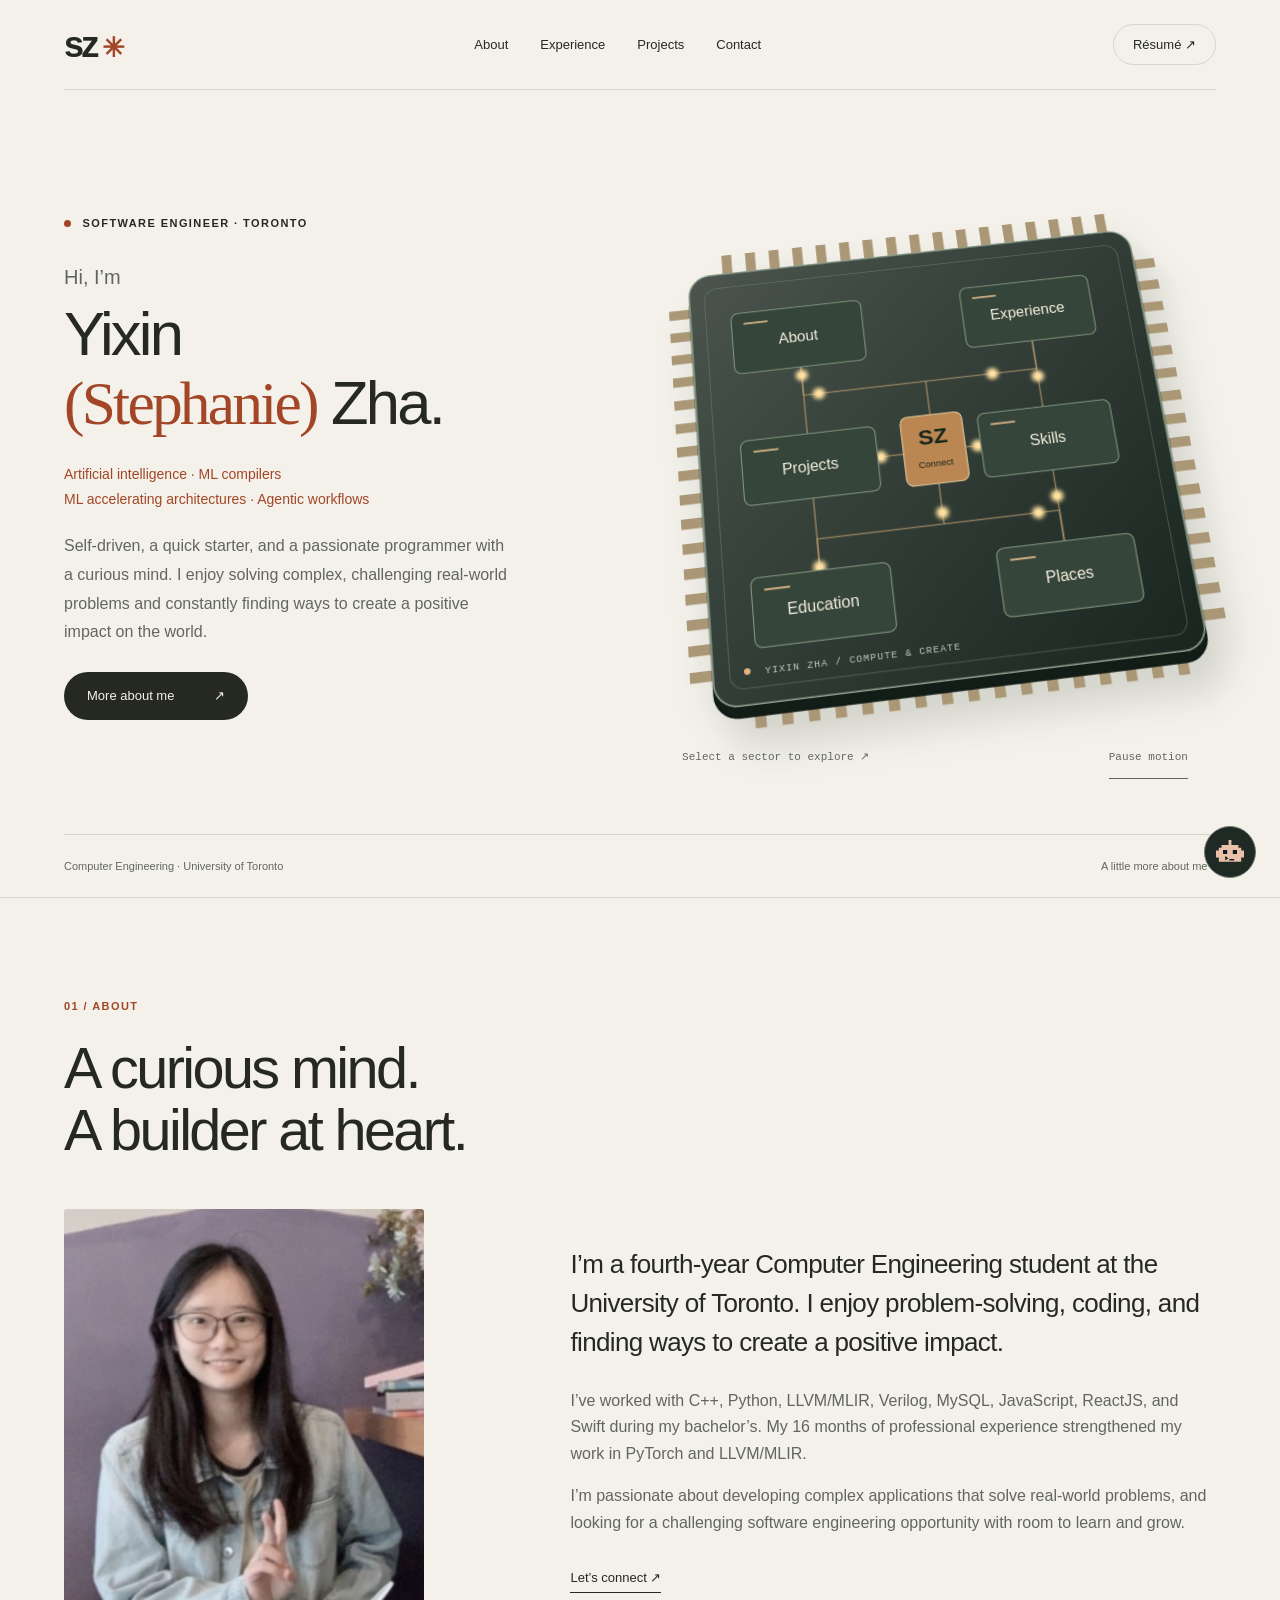
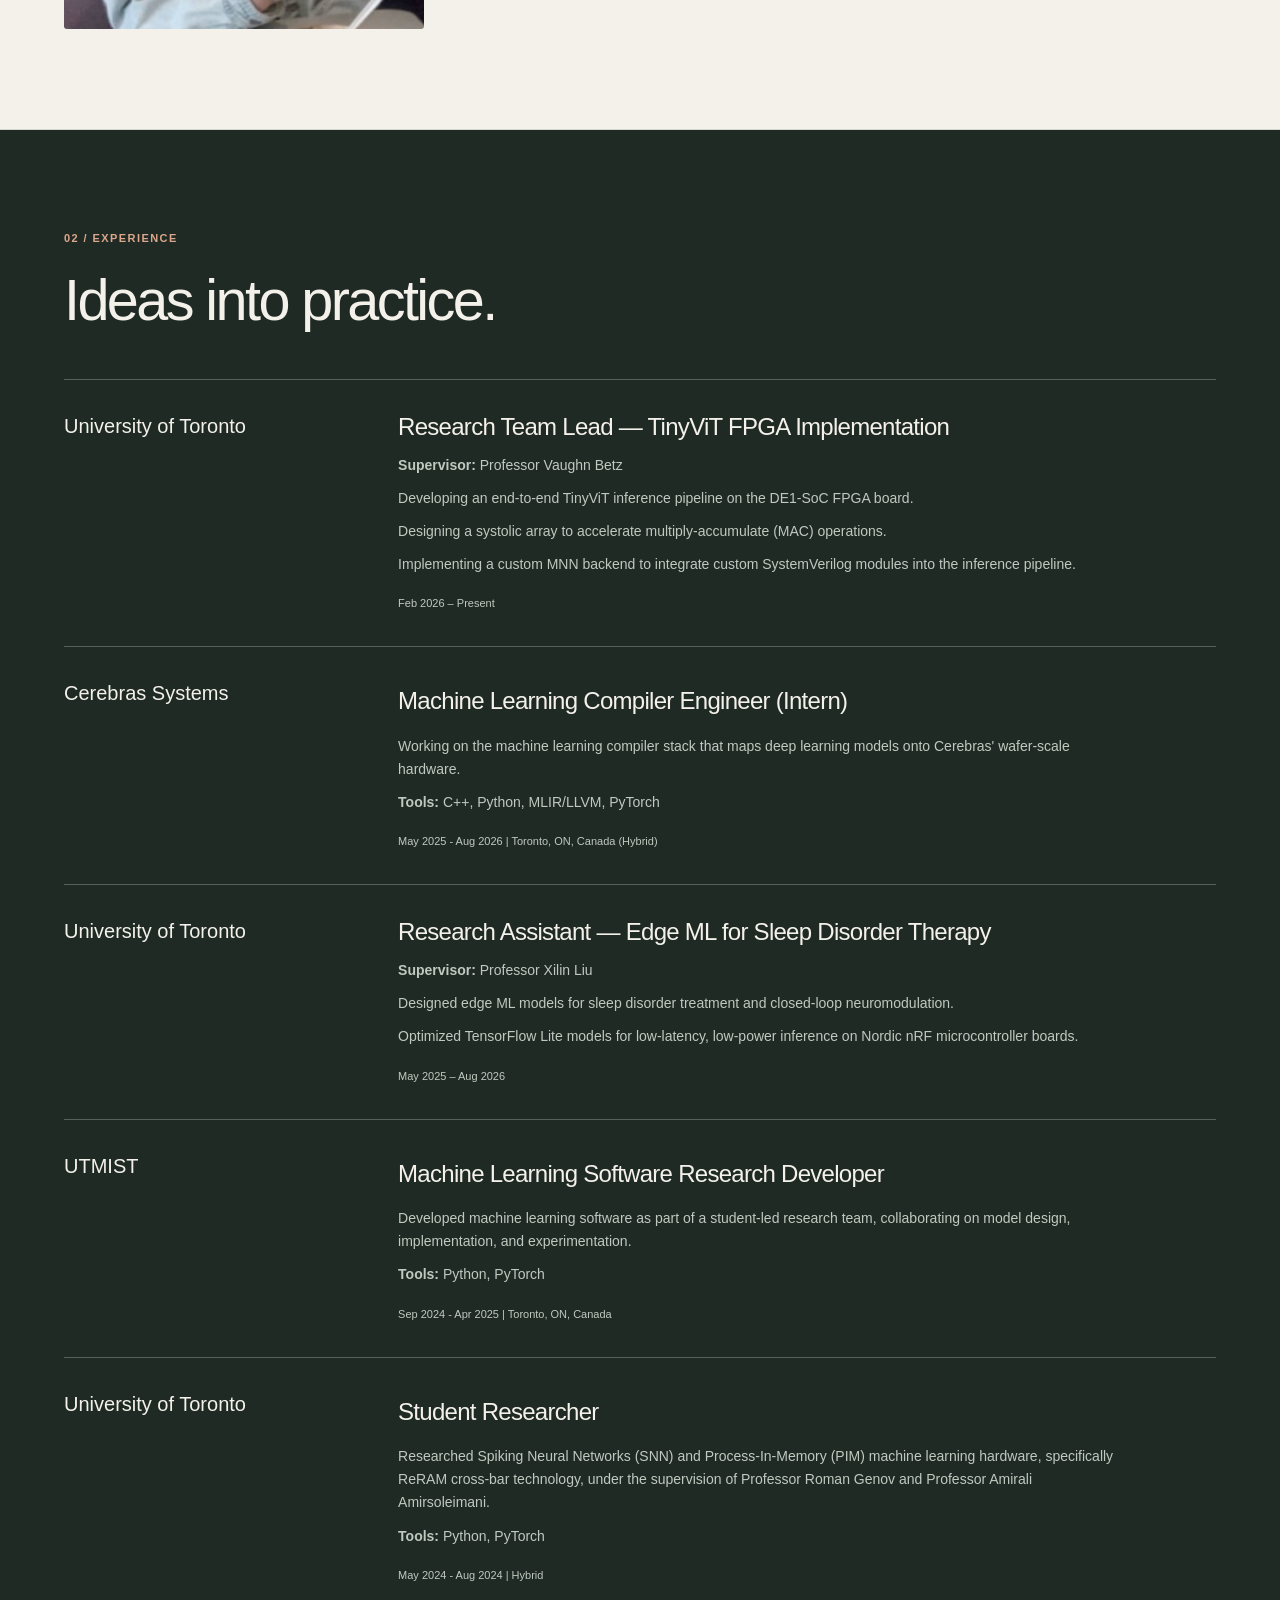
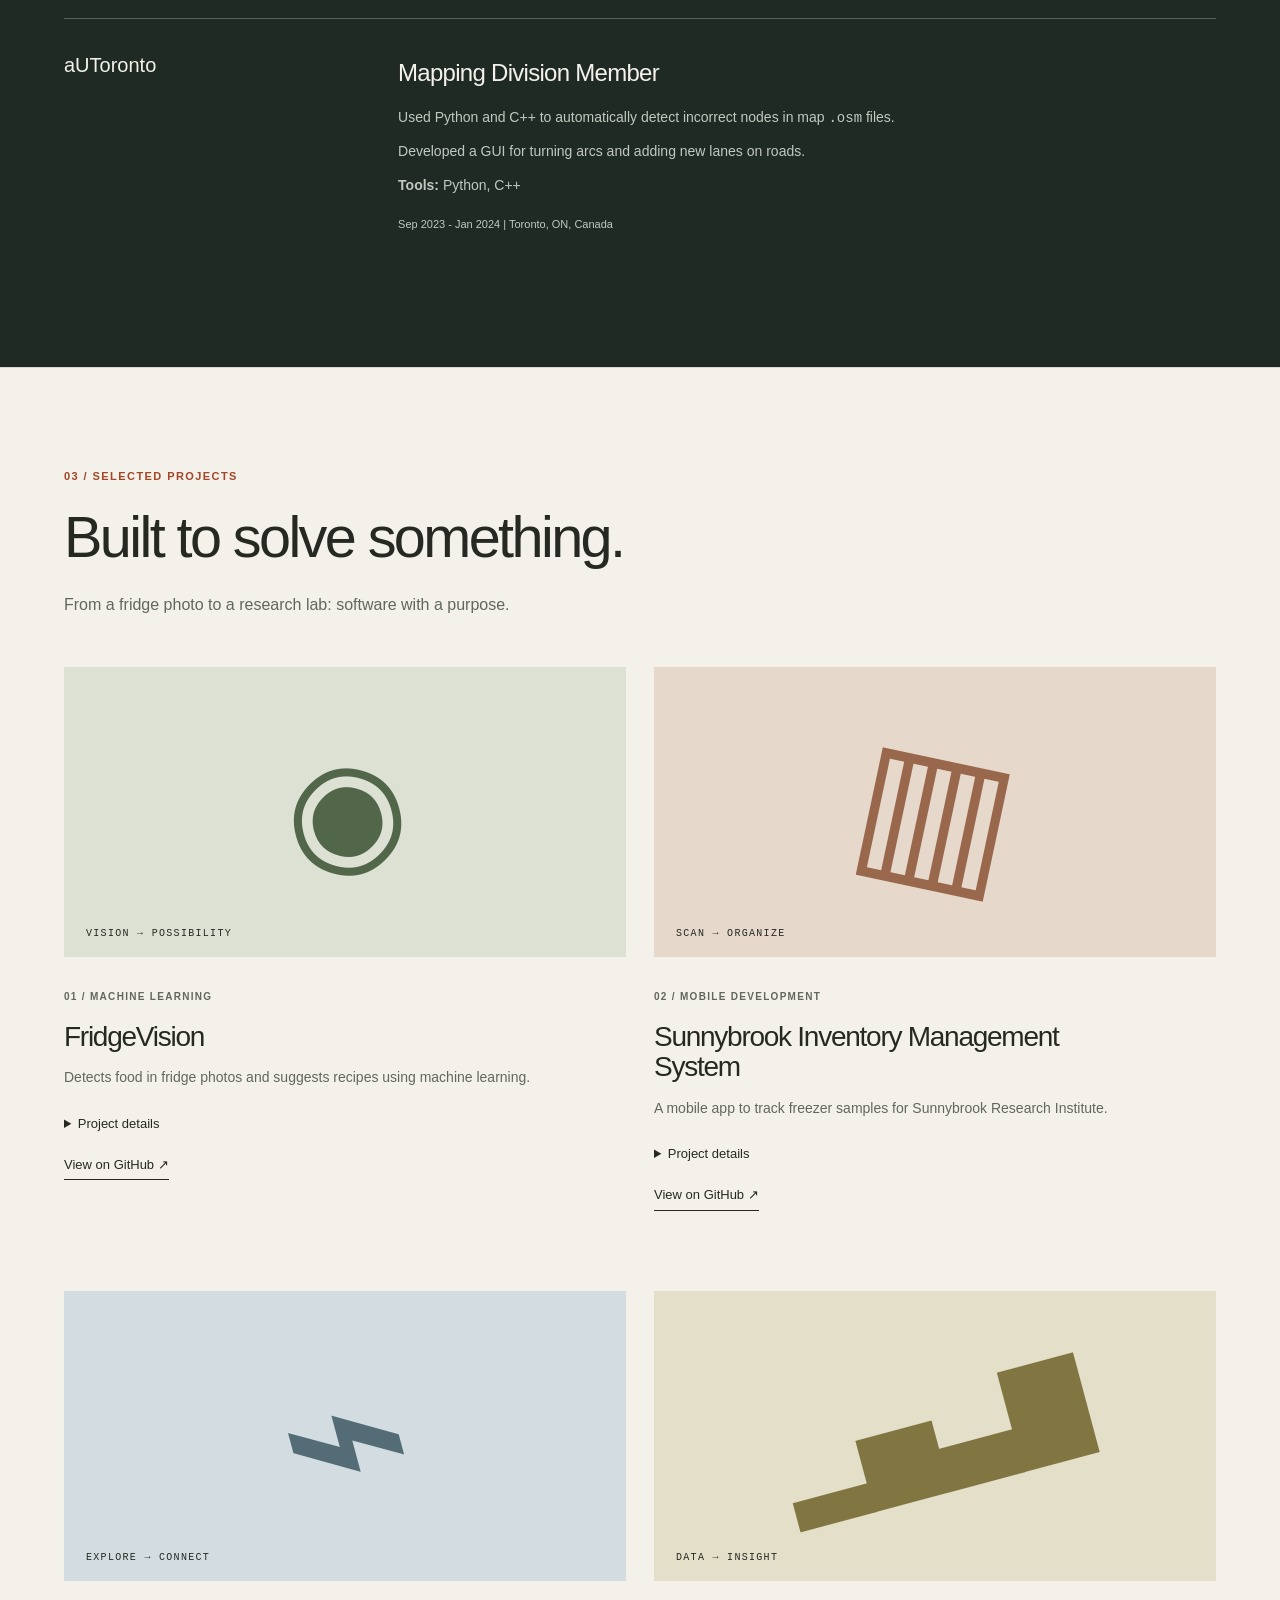
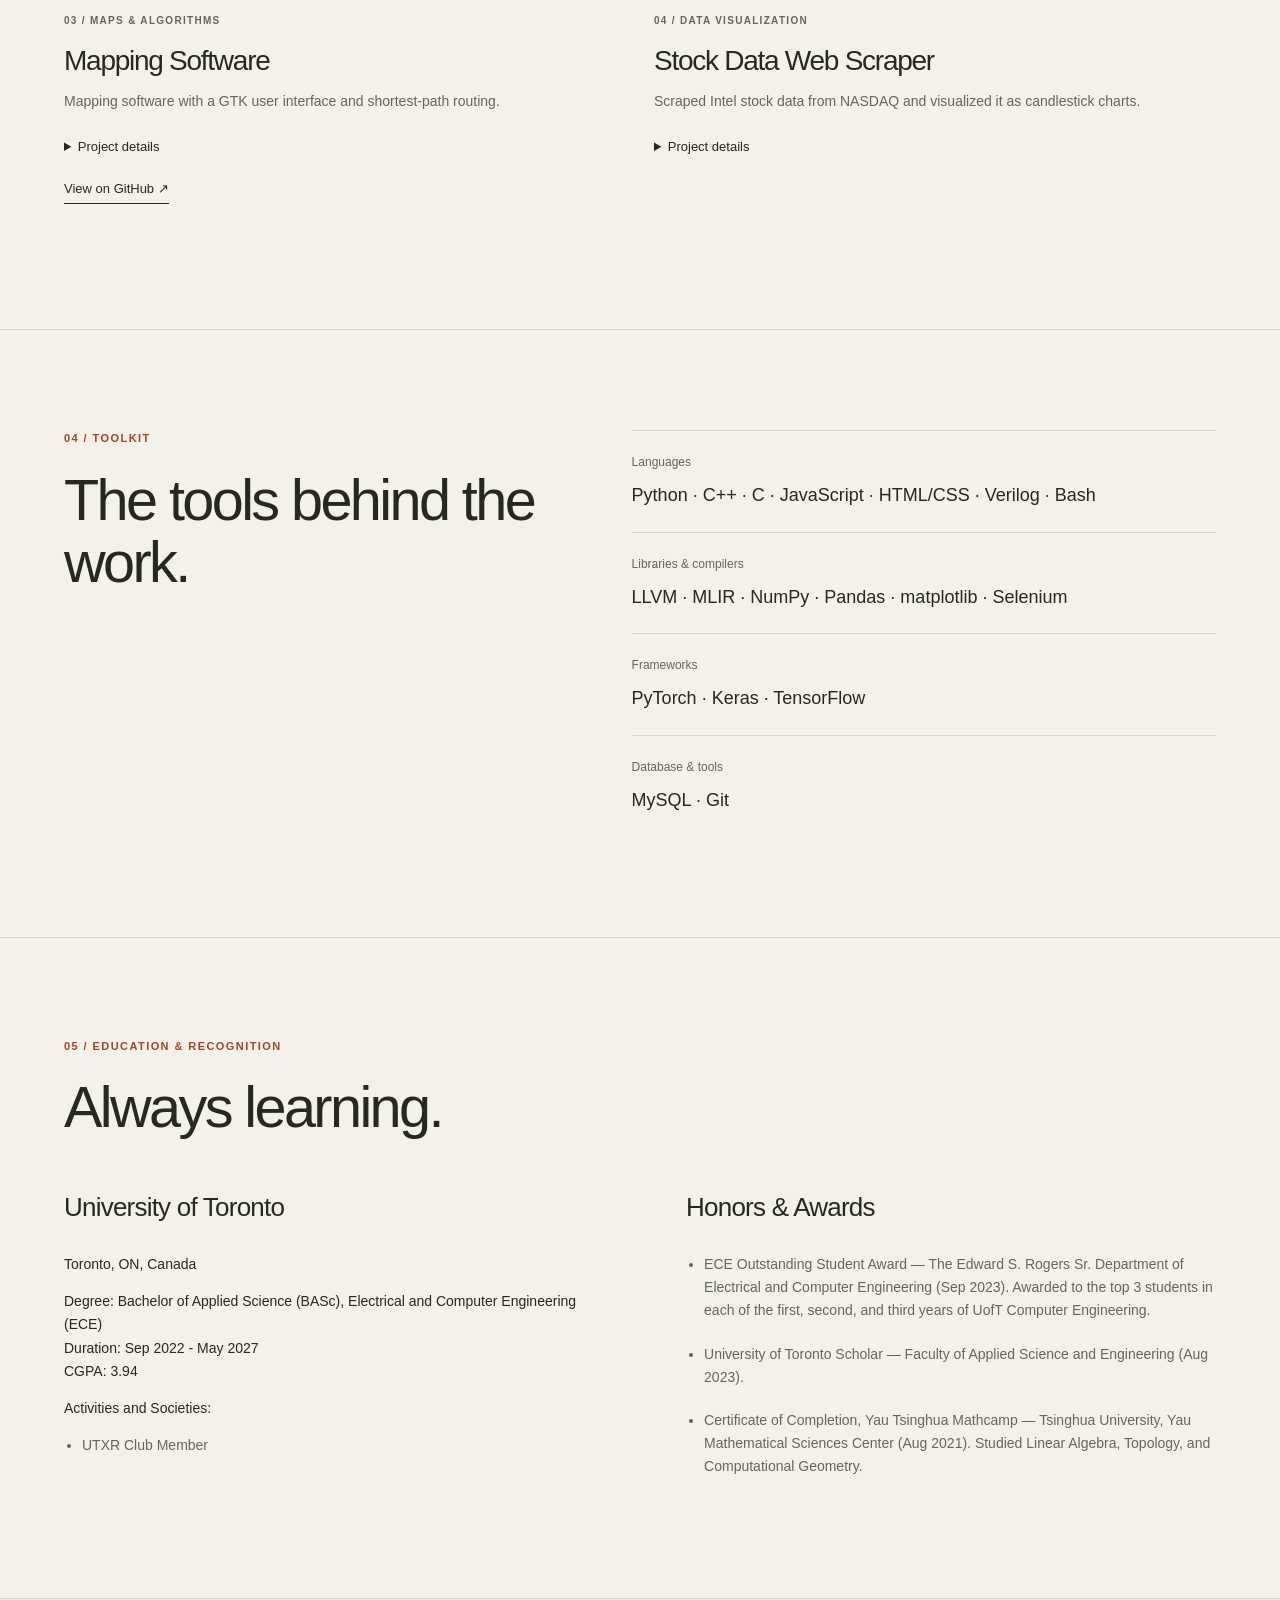
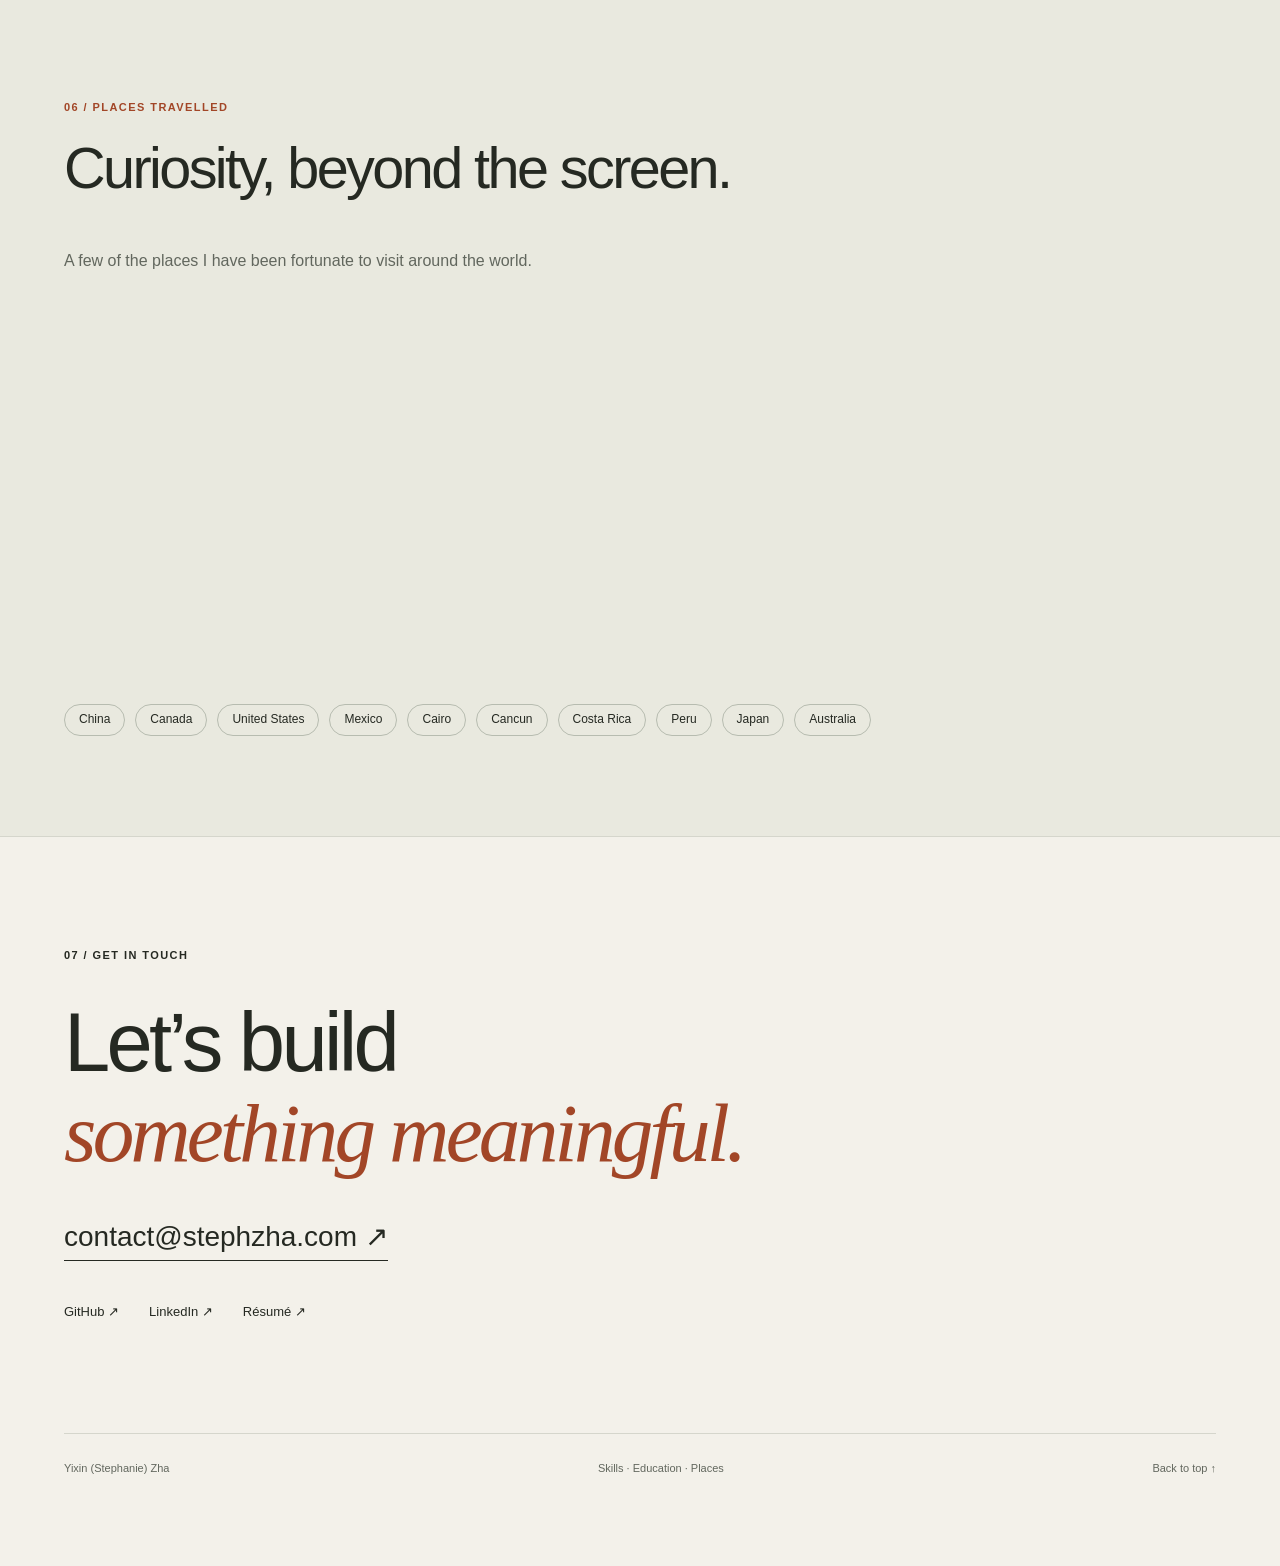
<file: index.html>
<!doctype html>
<html lang="en"><head><meta charset="utf-8"><meta name="viewport" content="width=device-width, initial-scale=1"><title>Yixin (Stephanie) Zha | Software Engineer</title><meta name="description" content="Yixin (Stephanie) Zha — Computer Engineering student at the University of Toronto, exploring machine learning, compilers, and software that makes a difference."><meta name="theme-color" content="#f3f1ea"><link rel="canonical" href="https://stephzha.com/"><meta property="og:title" content="Yixin (Stephanie) Zha | Software Engineer"><meta property="og:description" content="At the intersection of machine learning, compilers, and real-world impact."><meta property="og:type" content="website"><meta property="og:url" content="https://stephzha.com/"><meta property="og:image" content="https://stephzha.com/assets/img/steph_headshot.jpeg"><meta name="twitter:card" content="summary"><meta name="google-site-verification" content="3AWUYxwQP_jSnw3u-iDt9kYsJ-ZiKINfgB5_F2ZCPI4"><link rel="icon" href="assets/img/favicon/favicon-32x32.png"><link rel="stylesheet" href="assets/css/style.css"><script src="assets/js/site.js" defer></script><script src="assets/js/projects.js" defer></script><script src="assets/js/terminal.js" defer></script></head>
<body><a class="skip-link" href="#main">Skip to content</a><header class="site-header"><a class="wordmark" href="#intro" aria-label="Stephanie Zha, home">sz<span>✳</span></a><nav aria-label="Main navigation"><a href="#about">About</a><a href="#experience">Experience</a><a href="#projects">Projects</a><a href="#contact">Contact</a></nav><a class="resume-link" href="assets/resume/Yixin_Zha_Resume.pdf" target="_blank" rel="noopener noreferrer">Résumé <span aria-hidden="true">↗</span></a></header>
<main id="main"><section class="hero" id="intro"><div class="hero-copy">
<p class="eyebrow"><span class="status-dot"></span> Software engineer · Toronto</p>
<p class="hero-greeting">Hi, I’m</p><h1 class="hero-name">Yixin<br><span>(Stephanie)</span> Zha.</h1>
<p class="hero-interests">Artificial intelligence · ML compilers<br>ML accelerating architectures · Agentic workflows</p>
<p class="hero-description">Self-driven, a quick starter, and a passionate programmer with a curious mind. I enjoy solving complex, challenging real-world problems and constantly finding ways to create a positive impact on the world.</p>
<a class="button" href="#about">More about me <span aria-hidden="true">↗</span></a>
</div>
<div class="hero-visual chip-visual" data-running="false">
<div class="chip-stage"><svg class="portfolio-chip" viewBox="0 0 540 520" xmlns="http://www.w3.org/2000/svg" aria-labelledby="chip-title chip-desc">
<title id="chip-title">Explore my portfolio chip</title><desc id="chip-desc">Select a labeled sector to visit that section. Animated electrons flow along the connections.</desc>
<defs><linearGradient id="chip-metal" x2="1" y2="1"><stop stop-color="#4b554e"/><stop offset="1" stop-color="#19251f"/></linearGradient><filter id="electron-glow" x="-200%" y="-200%" width="500%" height="500%"><feGaussianBlur stdDeviation="2"/></filter></defs>
<g class="chip-pins" aria-hidden="true"><path d="M 85 24 v21 M 85 475 v21"/><path d="M 109 24 v21 M 109 475 v21"/><path d="M 133 24 v21 M 133 475 v21"/><path d="M 157 24 v21 M 157 475 v21"/><path d="M 181 24 v21 M 181 475 v21"/><path d="M 205 24 v21 M 205 475 v21"/><path d="M 229 24 v21 M 229 475 v21"/><path d="M 253 24 v21 M 253 475 v21"/><path d="M 277 24 v21 M 277 475 v21"/><path d="M 301 24 v21 M 301 475 v21"/><path d="M 325 24 v21 M 325 475 v21"/><path d="M 349 24 v21 M 349 475 v21"/><path d="M 373 24 v21 M 373 475 v21"/><path d="M 397 24 v21 M 397 475 v21"/><path d="M 421 24 v21 M 421 475 v21"/><path d="M 445 24 v21 M 445 475 v21"/><path d="M 469 24 v21 M 469 475 v21"/><path d="M 24 85 h21 M 495 85 h21"/><path d="M 24 109 h21 M 495 109 h21"/><path d="M 24 133 h21 M 495 133 h21"/><path d="M 24 157 h21 M 495 157 h21"/><path d="M 24 181 h21 M 495 181 h21"/><path d="M 24 205 h21 M 495 205 h21"/><path d="M 24 229 h21 M 495 229 h21"/><path d="M 24 253 h21 M 495 253 h21"/><path d="M 24 277 h21 M 495 277 h21"/><path d="M 24 301 h21 M 495 301 h21"/><path d="M 24 325 h21 M 495 325 h21"/><path d="M 24 349 h21 M 495 349 h21"/><path d="M 24 373 h21 M 495 373 h21"/><path d="M 24 397 h21 M 495 397 h21"/><path d="M 24 421 h21 M 495 421 h21"/><path d="M 24 445 h21 M 495 445 h21"/></g>
<rect class="chip-base" x="45" y="55" width="450" height="430" rx="22" aria-hidden="true"/>
<rect class="chip-package" x="45" y="45" width="450" height="430" rx="22" fill="url(#chip-metal)" aria-hidden="true"/>
<rect x="60" y="60" width="420" height="400" rx="13" fill="none" stroke="#778878" stroke-opacity=".45" aria-hidden="true"/>
<g aria-hidden="true"><path class="circuit-trace" d="M150 155 V185 H270 V220"/><path class="circuit-trace" d="M380 155 V185 H270"/><path class="circuit-trace" d="M215 257 H240"/><path class="circuit-trace" d="M300 257 H315"/><path class="circuit-trace" d="M150 360 V330 H270 V290"/><path class="circuit-trace" d="M380 360 V330 H270"/><path class="circuit-trace" d="M150 155 V225"/><path class="circuit-trace" d="M380 155 V225"/><path class="circuit-trace" d="M150 290 V360"/><path class="circuit-trace" d="M380 290 V360"/></g>
<g class="electrons" aria-hidden="true"><g class="electron"><circle r="6" filter="url(#electron-glow)"/><circle r="2.5"/></g><g class="electron"><circle r="6" filter="url(#electron-glow)"/><circle r="2.5"/></g><g class="electron"><circle r="6" filter="url(#electron-glow)"/><circle r="2.5"/></g><g class="electron"><circle r="6" filter="url(#electron-glow)"/><circle r="2.5"/></g><g class="electron"><circle r="6" filter="url(#electron-glow)"/><circle r="2.5"/></g><g class="electron"><circle r="6" filter="url(#electron-glow)"/><circle r="2.5"/></g><g class="electron"><circle r="6" filter="url(#electron-glow)"/><circle r="2.5"/></g><g class="electron"><circle r="6" filter="url(#electron-glow)"/><circle r="2.5"/></g><g class="electron"><circle r="6" filter="url(#electron-glow)"/><circle r="2.5"/></g><g class="electron"><circle r="6" filter="url(#electron-glow)"/><circle r="2.5"/></g></g>
<a href="#about" aria-label="Explore About" class="chip-sector" tabindex="0"><rect x="85" y="90" width="130" height="65" rx="7"/><text x="150" y="128" text-anchor="middle">About</text><path class="sector-detail" d="M97 102 h24"/></a><a href="#experience" aria-label="Explore Experience" class="chip-sector" tabindex="0"><rect x="315" y="90" width="130" height="65" rx="7"/><text x="380" y="128" text-anchor="middle">Experience</text><path class="sector-detail" d="M327 102 h24"/></a><a href="#projects" aria-label="Explore Projects" class="chip-sector" tabindex="0"><rect x="85" y="225" width="130" height="65" rx="7"/><text x="150" y="263" text-anchor="middle">Projects</text><path class="sector-detail" d="M97 237 h24"/></a><a href="#skills" aria-label="Explore Skills" class="chip-sector" tabindex="0"><rect x="315" y="225" width="130" height="65" rx="7"/><text x="380" y="263" text-anchor="middle">Skills</text><path class="sector-detail" d="M327 237 h24"/></a><a href="#education" aria-label="Explore Education" class="chip-sector" tabindex="0"><rect x="85" y="360" width="130" height="65" rx="7"/><text x="150" y="398" text-anchor="middle">Education</text><path class="sector-detail" d="M97 372 h24"/></a><a href="#places" aria-label="Explore Places" class="chip-sector" tabindex="0"><rect x="315" y="360" width="130" height="65" rx="7"/><text x="380" y="398" text-anchor="middle">Places</text><path class="sector-detail" d="M327 372 h24"/></a>
<a href="#contact" class="chip-sector chip-core" aria-label="Get in touch" tabindex="0"><rect x="240" y="220" width="60" height="70" rx="7"/><text x="270" y="250" text-anchor="middle">SZ</text><text class="core-label" x="270" y="273" text-anchor="middle">Connect</text></a>
<circle cx="76" cy="445" r="3" fill="#e4b482" aria-hidden="true"/><text class="chip-etch" x="92" y="449" aria-hidden="true">YIXIN ZHA / COMPUTE &amp; CREATE</text>
</svg></div>
<div class="visual-caption"><span>Select a sector to explore ↗</span><button id="motion-toggle" type="button" aria-pressed="false" hidden>Pause motion</button></div>
</div><div class="hero-bottom"><span>Computer Engineering · University of Toronto</span><a href="#about">A little more about me ↓</a></div></section>
<section id="about" class="about section"><div class="section-heading"><span class="eyebrow">01 / About</span><h2>A curious mind.<br>A builder at heart.</h2></div><div class="about-grid"><img class="portrait" src="assets/img/steph_headshot.jpeg" width="360" height="420" loading="lazy" alt="Yixin (Stephanie) Zha"><div class="about-copy"><p class="lead">I’m a fourth-year Computer Engineering student at the University of Toronto. I enjoy problem-solving, coding, and finding ways to create a positive impact.</p><p>I’ve worked with C++, Python, LLVM/MLIR, Verilog, MySQL, JavaScript, ReactJS, and Swift during my bachelor’s. My 16 months of professional experience strengthened my work in PyTorch and LLVM/MLIR.</p><p>I’m passionate about developing complex applications that solve real-world problems, and looking for a challenging software engineering opportunity with room to learn and grow.</p><a class="text-link" href="#contact">Let’s connect ↗</a></div></div></section>
<section id="experience" class="section scrollspy">
      <div class="section-heading"><span class="eyebrow">02 / Experience</span><h2>Ideas into practice.</h2></div>
      <div class="container">


        <div class="card">
          <div class="card-content">
            <div class="row"><p><span class="card-title"><a href="https://www.utoronto.ca/" target="_blank" rel="noopener noreferrer">University of Toronto</a></span></p></div>
            <h3 class="role">Research Team Lead — TinyViT FPGA Implementation</h3>
            <ul><li><b>Supervisor:</b> Professor Vaughn Betz</li>
              <li>Developing an end-to-end TinyViT inference pipeline on the DE1-SoC FPGA board.</li><li>Designing a systolic array to accelerate multiply-accumulate (MAC) operations.</li><li>Implementing a custom MNN backend to integrate custom SystemVerilog modules into the inference pipeline.</li>
            </ul>
          </div>
          <div class="card-action"><span>Feb 2026 – Present</span></div>
        </div>

        <div class="card">
          <div class="card-content">
            <div class="row">

              <div class="col s12 m10">
                <p>
                  <span class="card-title"><a href="https://www.cerebras.net/" target="_blank" rel="noopener noreferrer"
                      class="teal-text hoverline">Cerebras Systems</a></span>
                </p>
              </div>
            </div>
            <div class="role brown-text text-darken-2">Machine Learning Compiler Engineer (Intern)</div>
            <ul>
              <li>
                Working on the machine learning compiler stack that maps deep learning models onto Cerebras' wafer-scale hardware.
              </li>
              <li>
                <b>Tools:</b> C++, Python, MLIR/LLVM, PyTorch
              </li>
            </ul>
          </div>
          <div class="card-action">
            <span>May 2025 - Aug 2026 | Toronto, ON, Canada (Hybrid)</span>
          </div>
        </div>


        <div class="card">
          <div class="card-content">
            <div class="row"><p><span class="card-title"><a href="https://www.utoronto.ca/" target="_blank" rel="noopener noreferrer">University of Toronto</a></span></p></div>
            <h3 class="role">Research Assistant — Edge ML for Sleep Disorder Therapy</h3>
            <ul><li><b>Supervisor:</b> Professor Xilin Liu</li>
              <li>Designed edge ML models for sleep disorder treatment and closed-loop neuromodulation.</li><li>Optimized TensorFlow Lite models for low-latency, low-power inference on Nordic nRF microcontroller boards.</li>
            </ul>
          </div>
          <div class="card-action"><span>May 2025 – Aug 2026</span></div>
        </div>

        <div class="card">
          <div class="card-content">
            <div class="row">

              <div class="col s12 m10">
                <p>
                  <span class="card-title"><a href="https://utmist.gitlab.io/" target="_blank" rel="noopener noreferrer"
                      class="teal-text hoverline">UTMIST</a></span>
                </p>
              </div>
            </div>
            <div class="role brown-text text-darken-2">Machine Learning Software Research Developer</div>
            <ul>
              <li>
                Developed machine learning software as part of a student-led research team, collaborating on model
                design, implementation, and experimentation.
              </li>
              <li>
                <b>Tools:</b> Python, PyTorch
              </li>
            </ul>
          </div>
          <div class="card-action">
            <span>Sep 2024 - Apr 2025 | Toronto, ON, Canada</span>
          </div>
        </div>


        <div class="card">
          <div class="card-content">
            <div class="row">

              <div class="col s12 m10">
                <p>
                  <span class="card-title"><a href="https://www.utoronto.ca/" target="_blank" rel="noopener noreferrer"
                      class="teal-text hoverline">University of Toronto</a></span>
                </p>
              </div>
            </div>
            <div class="role brown-text text-darken-2">Student Researcher</div>
            <ul>
              <li>
                Researched Spiking Neural Networks (SNN) and Process-In-Memory (PIM) machine learning hardware,
                specifically ReRAM cross-bar technology, under the supervision of Professor Roman Genov and
                Professor Amirali Amirsoleimani.
              </li>
              <li>
                <b>Tools:</b> Python, PyTorch
              </li>
            </ul>
          </div>
          <div class="card-action">
            <span>May 2024 - Aug 2024 | Hybrid</span>
          </div>
        </div>


        <div class="card">
          <div class="card-content">
            <div class="row">

              <div class="col s12 m10">
                <p>
                  <span class="card-title"><a href="https://www.autodrive.utoronto.ca/" target="_blank" rel="noopener noreferrer"
                      class="teal-text hoverline">aUToronto</a></span>
                </p>
              </div>
            </div>
            <div class="role brown-text text-darken-2">Mapping Division Member</div>
            <ul>
              <li>
                Used Python and C++ to automatically detect incorrect nodes in map <code>.osm</code> files.
              </li>
              <li>
                Developed a GUI for turning arcs and adding new lanes on roads.
              </li>
              <li>
                <b>Tools:</b> Python, C++
              </li>
            </ul>
          </div>
          <div class="card-action">
            <span>Sep 2023 - Jan 2024 | Toronto, ON, Canada</span>
          </div>
        </div>




      </div>
    </section>
<section id="projects" class="section"><div class="section-heading"><span class="eyebrow">03 / Selected projects</span><h2>Built to solve something.</h2><p>From a fridge photo to a research lab: software with a purpose.</p></div><div class="projects-grid"><article class="project" id="fridgevision"><div class="project-art art-0" aria-hidden="true"><span>◉</span><small>VISION → POSSIBILITY</small></div><div class="project-body"><span class="eyebrow">01 / Machine learning</span><h3>FridgeVision</h3><p>Detects food in fridge photos and suggests recipes using machine learning.</p><details><summary>Project details</summary><ul><li>Uses YOLO to detect food in fridge images.</li><li>Suggests recipes from detected ingredients using an NER-enhanced recommendation model.</li><li>Uses a team-created, labelled Roboflow dataset for food detection.</li></ul></details><a class="text-link" aria-label="View FridgeVision on GitHub" href="https://github.com/PlutoPuppy/FridgeVision" target="_blank" rel="noopener noreferrer">View on GitHub <span aria-hidden="true">↗</span></a></div></article><article class="project" id="project-1"><div class="project-art art-1" aria-hidden="true"><span>▥</span><small>SCAN → ORGANIZE</small></div><div class="project-body"><span class="eyebrow">02 / Mobile development</span><h3>Sunnybrook Inventory Management System</h3><p>A mobile app to track freezer samples for Sunnybrook Research Institute.</p><details><summary>Project details</summary><ul><li>Managed a team of five to modernize Sunnybrook Research Institute's freezer-sample inventory system.</li><li>Built a mobile app to track samples via barcode scanning.</li><li>Stores and updates sample data in the database on the Sunnybrook server.</li></ul></details><a class="text-link" aria-label="View Sunnybrook Inventory Management System on GitHub" href="https://github.com/N00dleMaster/sunnybrook-barcode-prototype" target="_blank" rel="noopener noreferrer">View on GitHub <span aria-hidden="true">↗</span></a></div></article><article class="project" id="project-2"><div class="project-art art-2" aria-hidden="true"><span>⌁</span><small>EXPLORE → CONNECT</small></div><div class="project-body"><span class="eyebrow">03 / Maps & algorithms</span><h3>Mapping Software</h3><p>Mapping software with a GTK user interface and shortest-path routing.</p><details><summary>Project details</summary><ul><li>Provides a graphical mapping interface built with GTK.</li><li>Uses Dijkstra's algorithm to find the shortest path.</li></ul></details><a class="text-link" aria-label="View Mapping Software on GitHub" href="https://github.com/PlutoPuppy/Mapping-Software" target="_blank" rel="noopener noreferrer">View on GitHub <span aria-hidden="true">↗</span></a></div></article><article class="project" id="project-3"><div class="project-art art-3" aria-hidden="true"><span>▂▅▃▇</span><small>DATA → INSIGHT</small></div><div class="project-body"><span class="eyebrow">04 / Data visualization</span><h3>Stock Data Web Scraper</h3><p>Scraped Intel stock data from NASDAQ and visualized it as candlestick charts.</p><details><summary>Project details</summary><ul><li>Tools: Python, Selenium, NumPy, matplotlib.</li><li>Scraped historical Intel stock values (2022–2023) from the NASDAQ website.</li><li>Drew candlestick diagrams to visualize the price data.</li><li>Timeline: Jan 2023 – Feb 2023.</li></ul></details></div></article></div></section>
<section id="skills" class="section skills"><div class="section-heading"><span class="eyebrow">04 / Toolkit</span><h2>The tools behind the work.</h2></div><dl><div><dt>Languages</dt><dd>Python · C++ · C · JavaScript · HTML/CSS · Verilog · Bash</dd></div><div><dt>Libraries & compilers</dt><dd>LLVM · MLIR · NumPy · Pandas · matplotlib · Selenium</dd></div><div><dt>Frameworks</dt><dd>PyTorch · Keras · TensorFlow</dd></div><div><dt>Database & tools</dt><dd>MySQL · Git</dd></div></dl></section>
<section id="education" class="section scrollspy">
      <div class="section-heading"><span class="eyebrow">05 / Education & recognition</span><h2>Always learning.</h2></div>
      <div class="container">
        <div class="row">

          <div class="col s12 m6 l6">
            <div class="card">
              <div class="card-content">
                <p>
                  <span class="card-title"><a href="https://www.utoronto.ca/" target="_blank" rel="noopener noreferrer" class="teal-text hoverline">University of Toronto</a></span>
                </p>
                <p class="brown-text">Toronto, ON, Canada</p>
                <p>
                  <b>Degree: </b>Bachelor of Applied Science (BASc), Electrical and Computer Engineering (ECE)
                  <br>
                  <b>Duration: </b>Sep 2022 - May 2027
                  <br>
                  <b>CGPA: </b>3.94
                </p>

                <p><b>Activities and Societies:</b></p><ul><li>UTXR Club Member</li></ul>
              </div>
            </div>
          </div>

          <div class="col s12 m6 l6">
            <div class="card">
              <div class="card-content">
                <p>
                  <span class="card-title teal-text">Honors &amp; Awards</span>
                </p>
                <ul>
                  <li>
                    <b>ECE Outstanding Student Award</b> &mdash; The Edward S. Rogers Sr. Department of Electrical and
                    Computer Engineering (Sep 2023). Awarded to the top 3 students in each of the first, second, and third
                    years of UofT Computer Engineering.
                  </li>
                  <li>
                    <b>University of Toronto Scholar</b> &mdash; Faculty of Applied Science and Engineering (Aug 2023).
                  </li>
                  <li>
                    <b>Certificate of Completion, Yau Tsinghua Mathcamp</b> &mdash; Tsinghua University, Yau Mathematical
                    Sciences Center (Aug 2021). Studied Linear Algebra, Topology, and Computational Geometry.
                  </li>
                </ul>
              </div>
            </div>
          </div>
        </div>
      </div>
    </section>
<section id="places" class="section scrollspy">
      <div class="section-heading"><span class="eyebrow">06 / Places travelled</span><h2>Curiosity, beyond the screen.</h2></div>
      <div class="container">
        <div class="card">
          <div class="card-content">
            <p>
              A few of the places I have been fortunate to visit around the world.
            </p>
            <div class="travel-map">
              <iframe
                title="Map of places I have travelled"
                src="https://www.google.com/maps/d/embed?mid=1JBIX1bw7Q6jHirP48BXrt7dQVvfa_08"
                loading="lazy"
                referrerpolicy="no-referrer-when-downgrade"
                allowfullscreen></iframe>
            </div>
            <div class="travel-places">
              <span class="travel-chip">China</span>
              <span class="travel-chip">Canada</span>
              <span class="travel-chip">United States</span>
              <span class="travel-chip">Mexico</span>
              <span class="travel-chip">Cairo</span>
              <span class="travel-chip">Cancun</span>
              <span class="travel-chip">Costa Rica</span>
              <span class="travel-chip">Peru</span>
              <span class="travel-chip">Japan</span>
              <span class="travel-chip">Australia</span>
            </div>
          </div>
        </div>
      </div>
    </section>
<section id="contact" class="section contact"><p class="eyebrow">07 / Get in touch</p><h2>Let’s build<br><em>something meaningful.</em></h2><a class="contact-email" href="mailto:contact@stephzha.com">contact@stephzha.com ↗</a><div class="contact-links"><a href="https://github.com/PlutoPuppy" target="_blank" rel="noopener noreferrer">GitHub ↗</a><a href="https://www.linkedin.com/in/yixin-zha-63216b143/" target="_blank" rel="noopener noreferrer">LinkedIn ↗</a><a href="assets/resume/Yixin_Zha_Resume.pdf" target="_blank" rel="noopener noreferrer">Résumé ↗</a></div></section></main><footer><span>Yixin (Stephanie) Zha</span><nav aria-label="More sections"><a href="#skills">Skills</a> · <a href="#education">Education</a> · <a href="#places">Places</a></nav><a href="#intro">Back to top ↑</a></footer>  <div class="terminal-widget" id="terminal-widget">
    <section class="portfolio-terminal" id="terminal-panel" role="dialog"
      aria-labelledby="terminal-title" hidden>
      <div class="terminal-header">
        <h2 id="terminal-title">Stephanie's terminal</h2>
        <button type="button" id="terminal-close" aria-label="Close terminal">×</button>
      </div>
          <div class="terminal-output" id="terminal-output" role="log" aria-live="polite"
            aria-label="Terminal output" tabindex="0">
            <p>Welcome to Stephanie's portfolio. Type help to get started.</p>
          </div>
          <div class="terminal-controls">
            <form id="terminal-form" autocomplete="off">
              <label for="terminal-input">visitor@stephanie:~$</label>
              <div class="terminal-entry">
                <input id="terminal-input" type="text" placeholder="Type help…" spellcheck="false"
                  autocapitalize="off" aria-describedby="terminal-hint">
                <button type="submit">Run</button>
              </div>
            </form>
            <aside class="terminal-guide" aria-label="Example commands">
              <p id="terminal-hint">Type a command and press Enter, or click an example to run it.</p>
              <ul>
                <li><button type="button" data-command="help">help</button><span>Show commands</span></li>
                <li><button type="button" data-command="whoami">whoami</button><span>Meet Stephanie</span></li>
                <li><button type="button" data-command="projects">projects</button><span>List all four projects</span></li>
                <li><button type="button" data-command="open fridgevision">open fridgevision</button><span>Jump to the project</span></li>
                <li><button type="button" data-command="skills">skills</button><span>Explore technical skills</span></li>
                <li><button type="button" data-command="cat resume">cat resume</button><span>Open my résumé</span></li>
                <li><button type="button" data-command="sudo hire-me">sudo hire-me</button><span>Let's talk!</span></li>
              </ul>
            </aside>
          </div>
    </section>
    <button type="button" id="terminal-toggle" class="terminal-toggle" hidden
      aria-label="Open interactive terminal" aria-controls="terminal-panel" aria-expanded="false">
      <svg class="terminal-robot" viewBox="0 0 40 40" width="40" height="40" aria-hidden="true">
        <path d="M18 3h4v7h-4zM8 10h24v4h4v20H4V14h4zM0 18h4v10H0zM36 18h4v10h-4z"
          fill="currentColor"/>
        <g class="robot-eyes" fill="#101c24"><path d="M10 17h6v6h-6zM24 17h6v6h-6z"/></g>
        <path d="m13 27 3 2-3 2m6 0h7" fill="none" stroke="#101c24" stroke-width="2"/>
      </svg>
      <span class="terminal-tooltip">Chat with my terminal</span>
    </button>
  </div>

</body></html>
</file>
<file: assets/css/style.css>
:root {
  --paper:#f3f1ea;
  --ink:#252922;
  --muted:#62675e;
  --line:#d5d6cc;
  --accent:#a24627;
  --dark:#202a25}
* {
  box-sizing:border-box}
html {
  scroll-behavior:smooth;
  scroll-padding-top:100px}
body {
  margin:0;
  background:var(--paper);
  color:var(--ink);
  font-family:Arial,Helvetica,sans-serif;
  font-size:16px;
  line-height:1.65}
a {
  color:inherit;
  text-decoration:none}
a:hover {
  color:var(--accent)}
button,input {
  font:inherit}
button,a,summary {
  -webkit-tap-highlight-color:transparent}
button,summary {
  cursor:pointer}
a:focus-visible,button:focus-visible,summary:focus-visible,input:focus-visible {
  outline:3px solid var(--accent);
  outline-offset:5px}
button {
  color:inherit}
h1,h2,h3,h4,p {
  margin-top:0}
h1,h2,h3,h4 {
  font-weight:400;
  line-height:1.08;
  letter-spacing:-.045em}
h2 {
  font-size:clamp(36px,4.5vw,64px);
  margin-bottom:24px}
h3 {
  font-size:28px}
em {
  font-family:Georgia,'Times New Roman',serif;
  font-weight:400;
  color:var(--accent)}
.eyebrow {
  text-transform:uppercase;
  letter-spacing:.13em;
  font-size:11px;
  font-weight:600;
  line-height:1.5}
.site-header {
  height:90px;
  display:flex;
  align-items:center;
  justify-content:space-between;
  margin:0 5%;
  border-bottom:1px solid var(--line);
  gap:20px}
.wordmark {
  font-size:36px;
  font-weight:700;
  letter-spacing:-.08em}
.wordmark span {
  color:var(--accent);
  font-size:27px;
  margin-left:6px}
.site-header nav {
  display:flex;
  gap:32px;
  font-size:13px}
.resume-link {
  font-size:13px;
  border:1px solid var(--line);
  padding:9px 19px;
  border-radius:30px}
.hero {
  position:relative;
  max-width:1600px;
  margin:auto;
  padding:65px 5% 0;
  display:grid;
  grid-template-columns:1fr 1fr;
  overflow:hidden}
.hero-copy {
  z-index:1}
.status-dot {
  display:inline-block;
  width:7px;
  height:7px;
  border-radius:50%;
  background:var(--accent);
  margin-right:7px}
h1 {
  font-size:clamp(70px,7.7vw,122px);
  line-height:.98;
  letter-spacing:-.065em;
  margin:32px 0}
.hero-intro {
  font-size:23px;
  line-height:1.4;
  margin-bottom:17px}
.hero-intro span {
  font-size:13px;
  color:var(--muted)}
.hero-description {
  max-width:365px;
  font-size:16px;
  color:var(--muted);
  margin-bottom:25px}
.button {
  display:inline-flex;
  gap:40px;
  background:var(--ink);
  color:var(--paper);
  padding:13px 23px;
  border-radius:30px;
  font-size:13px}
.button:hover {
  background:var(--accent);
  color:white}
.hero-visual {
  position:relative;
  min-width:0;
  align-self:stretch;
  min-height:540px}
.hero-visual canvas {
  position:absolute;
  inset:0;
  width:100%;
  height:100%}
.grid-fallback {
  position:absolute;
  inset:15% 2% 14%;
  border-radius:50%;
  background:repeating-radial-gradient(ellipse at 35% 35%,transparent 0 13px,#a246272b 14px 15px,transparent 16px 23px);
  transform:rotate(-25deg)}
.hero-visual.ready .grid-fallback {
  display:none}
.visual-caption {
  position:absolute;
  bottom:15px;
  left:12%;
  right:0;
  display:flex;
  gap:15px;
  justify-content:space-between;
  font-family:monospace;
  font-size:10px;
  color:var(--muted)}
.visual-caption button {
  border:0;
  border-bottom:1px solid var(--muted);
  background:none;
  padding:0;
  font-size:10px}
.hero-bottom {
  grid-column:1/-1;
  display:flex;
  justify-content:space-between;
  gap:20px;
  border-top:1px solid var(--line);
  margin-top:55px;
  padding:22px 0;
  font-size:11px;
  color:var(--muted)}
.section {
  padding:100px 5%;
  max-width:1600px;
  margin:auto;
  border-top:1px solid var(--line)}
.section-heading {
  margin-bottom:48px}
.section-heading .eyebrow {
  display:block;
  margin-bottom:22px;
  color:var(--accent)}
.section-heading p {
  color:var(--muted)}
.about-grid {
  display:grid;
  grid-template-columns:1fr 1.65fr;
  gap:10%;
  align-items:center}
.portrait {
  width:100%;
  max-width:360px;
  object-fit:cover;
  filter:saturate(.65);
  height:420px;
  border-radius:3px}
.about-copy {
  max-width:690px;
  color:var(--muted)}
.lead {
  font-size:26px;
  color:var(--ink);
  line-height:1.5;
  letter-spacing:-.025em}
.text-link {
  font-size:13px;
  display:inline-block;
  border-bottom:1px solid;
  padding-bottom:4px;
  margin-top:15px;
  color:var(--ink)}
#experience {
  background:var(--dark);
  color:var(--paper);
  max-width:none}
#experience .section-heading .eyebrow {
  color:#dca78a}
#experience .container {
  max-width:1440px;
  margin:auto}
#experience .card {
  position:relative;
  border-top:1px solid #566158;
  padding:34px 0 34px 29%;
  min-height:190px}
#experience .row {
  position:absolute;
  left:0;
  top:34px;
  width:25%}
#experience .row img {
  display:none}
#experience .card-title {
  font-size:20px;
  line-height:1.25}
#experience .role {
  font-size:24px;
  letter-spacing:-.03em;
  margin-bottom:14px}
#experience ul {
  list-style:none;
  margin:0;
  padding:0;
  max-width:720px;
  color:#c0c9bf;
  font-size:14px}
#experience li {
  margin-bottom:10px}
#experience .card-action {
  font-size:11px;
  color:#c0c9bf;
  margin-top:18px}
#experience a:hover {
  color:#e9b59b}
.projects-grid {
  display:grid;
  grid-template-columns:1fr 1fr;
  gap:55px 28px}
.project {
  min-width:0}
.project-art {
  height:290px;
  display:flex;
  align-items:center;
  justify-content:center;
  position:relative;
  overflow:hidden;
  background:#dce1d3}
.project-art>span {
  font-family:Georgia,serif;
  font-size:140px;
  line-height:1;
  transform:rotate(-15deg);
  color:#52664a}
.project-art small {
  position:absolute;
  bottom:18px;
  left:22px;
  font:10px monospace;
  letter-spacing:.13em}
.art-1 {
  background:#e6d8cb}
.art-1>span {
  color:#99674c;
  transform:rotate(12deg);
  font-size:170px}
.art-2 {
  background:#d3dce0}
.art-2>span {
  color:#536c75;
  font-size:220px}
.art-3 {
  background:#e3dfc9}
.art-3>span {
  color:#817542;
  font-size:100px}
.project-body {
  padding:25px 0}
.project-body .eyebrow {
  color:var(--muted);
  font-size:10px}
.project h3 {
  margin:14px 0;
  font-size:28px;
  max-width:450px}
.project p,.project li {
  font-size:14px;
  color:var(--muted)}
details {
  font-size:13px;
  margin-top:18px}
summary {
  width:fit-content;
  padding:5px 0}
details ul {
  padding-left:20px}
.skills {
  display:grid;
  grid-template-columns:1fr 1.2fr;
  gap:7%}
.skills dl {
  margin:0}
.skills dl>div {
  padding:22px 0;
  border-top:1px solid var(--line)}
dt {
  font-size:12px;
  color:var(--muted);
  margin-bottom:8px}
dd {
  margin:0;
  font-size:18px;
  line-height:1.6}
#education>.container>.row {
  display:grid;
  grid-template-columns:1fr 1fr;
  gap:8%}
#education .card-title {
  font-size:26px;
  letter-spacing:-.03em}
#education .card-content>p:first-child {
  margin-bottom:24px}
#education ul {
  padding-left:18px;
  font-size:14px;
  color:var(--muted)}
#education li {
  margin-bottom:20px}
#education p {
  font-size:14px}
#education b {
  font-weight:500}
#places {
  background:#e9e9df}
#places .card-content>p {
  color:var(--muted)}
.travel-map iframe {
  width:100%;
  height:390px;
  border:0;
  border-radius:3px;
  display:block}
.travel-places {
  display:flex;
  gap:10px;
  flex-wrap:wrap;
  margin-top:24px}
.travel-chip {
  border:1px solid #b7bcb0;
  border-radius:20px;
  padding:5px 14px;
  font-size:12px}
.contact {
  padding-top:110px;
  padding-bottom:110px}
.contact h2 {
  font-size:clamp(45px,6.5vw,90px);
  margin:35px 0}
.contact-email {
  display:inline-block;
  font-size:clamp(16px,2.3vw,28px);
  border-bottom:1px solid var(--ink);
  overflow-wrap:anywhere}
.contact-links {
  display:flex;
  gap:30px;
  margin-top:40px;
  font-size:13px}
footer {
  margin:0 5%;
  padding:25px 0 90px;
  border-top:1px solid var(--line);
  display:flex;
  justify-content:space-between;
  font-size:11px;
  color:var(--muted)}
.skip-link {
  position:fixed;
  top:-100px;
  left:10px;
  background:var(--ink);
  color:white;
  padding:12px;
  z-index:99}
.skip-link:focus {
  top:10px}
.terminal-toggle {
  position:fixed;
  bottom:22px;
  right:24px;
  width:52px;
  height:52px;
  display:grid;
  place-items:center;
  background:var(--dark);
  color:#e9c1a9;
  border:1px solid #6d786d;
  border-radius:50%;
  z-index:20}
.terminal-robot {
  width:28px;
  height:28px}
.terminal-tooltip {
  display:none}
.portfolio-terminal {
  position:fixed;
  right:24px;
  bottom:88px;
  width:min(580px,calc(100vw - 32px));
  max-height:75vh;
  overflow:auto;
  z-index:21;
  background:var(--dark);
  color:var(--paper);
  border:1px solid #6d786d;
  border-radius:12px;
  box-shadow:0 15px 60px #0004;
  padding:22px;
  font:12px/1.6 monospace}
.terminal-header {
  display:flex;
  justify-content:space-between;
  align-items:center}
.terminal-header h2 {
  font:17px monospace;
  margin:0}
.terminal-header button,.terminal-guide button,.terminal-entry button {
  background:transparent;
  color:inherit;
  border:1px solid #879285;
  border-radius:5px;
  padding:5px 10px}
.terminal-output {
  height:150px;
  overflow:auto;
  white-space:pre-wrap;
  margin:20px 0;
  color:#d2ddce}
.terminal-entry {
  display:flex;
  gap:8px;
  margin-top:7px}
.terminal-entry input {
  width:100%;
  min-width:0;
  background:#17201a;
  color:white;
  border:1px solid #879285;
  padding:10px;
  border-radius:5px}
.terminal-guide ul {
  list-style:none;
  padding:0}
.terminal-guide li {
  display:flex;
  gap:12px;
  margin:6px 0;
  align-items:center}
.terminal-guide p {
  margin:18px 0 10px;
  color:#c0c9bf}
[hidden] {
  display:none!important}
@media(min-width:1600px) {
  #experience {
  padding-left:max(5%,calc((100vw - 1440px)/2));
  padding-right:max(5%,calc((100vw - 1440px)/2))}
}
@media(max-width:800px) {
  .site-header {
  height:78px}
.site-header nav {
  gap:18px;
  font-size:12px}
.hero {
  padding-top:45px}
.hero-visual {
  min-height:460px}
.hero h1 {
  font-size:78px}
.visual-caption {
  left:0;
  flex-direction:column;
  align-items:flex-start}
.section {
  padding-top:70px;
  padding-bottom:70px}
.about-grid {
  gap:7%;
  grid-template-columns:1fr 1.3fr}
.lead {
  font-size:21px}
.portrait {
  height:350px}
.skills {
  display:block}
.project-art {
  height:230px}
.hero-bottom {
  margin-top:40px}
}
@media(max-width:560px) {
  .site-header {
  flex-wrap:wrap;
  height:auto;
  padding:12px 0;
  gap:6px}
.wordmark {
  font-size:30px}
.site-header nav {
  order:3;
  flex-basis:100%;
  justify-content:space-between;
  padding-top:12px}
.resume-link {
  padding:5px 14px}
.hero {
  display:flex;
  flex-direction:column;
  padding-top:35px}
.hero h1 {
  font-size:76px;
  margin:26px 0}
.hero-description {
  max-width:330px}
.hero-visual {
  height:360px;
  min-height:360px;
  margin-top:20px}
.visual-caption {
  left:4%;
  right:4%;
  flex-direction:row}
.hero-bottom {
  margin-top:15px;
  font-size:10px}
.hero-bottom>span {
  max-width:180px}
.hero-bottom>a {
  white-space:nowrap}
.about-grid,.projects-grid,#education>.container>.row {
  grid-template-columns:1fr;
  gap:30px}
.portrait {
  width:220px;
  height:270px}
.section-heading {
  margin-bottom:30px}
.lead {
  font-size:22px}
#experience .card {
  padding:25px 0}
#experience .row {
  position:static;
  width:100%}
#experience .row p {
  margin-bottom:12px}
#experience .card-title {
  font-size:16px;
  color:#e9b59b}
#experience .role {
  font-size:23px}
.project-art {
  height:260px}
.projects-grid {
  gap:18px}
.travel-map iframe {
  height:300px}
.contact h2 {
  font-size:49px}
.portfolio-terminal {
  right:16px}
.terminal-guide li {
  font-size:10px}
.terminal-guide button {
  flex-shrink:0}
}

@media(prefers-reduced-motion:reduce) {
  html {
  scroll-behavior:auto}
}
@media (min-width:561px) and (max-width:800px) {
  .hero h1 { font-size:clamp(60px,7.7vw,76px); }
}
@media (max-width:560px) {
  .hero h1 { font-size:clamp(60px,19.5vw,76px); }
  .hero h1 em { font-size:clamp(48px,15.8vw,62px); }
  footer { flex-wrap:wrap; gap:16px; }
}
@media (min-width:561px) {
  .visual-caption { right:70px; }
}

.grid-fallback {
  inset:28% 20%;
  border-radius:0;
  background:repeating-linear-gradient(0deg,transparent 0 23px,#a246272b 24px 25px),repeating-linear-gradient(90deg,transparent 0 23px,#a246272b 24px 25px);
  transform:rotate(-18deg) skew(10deg);
}
/* Homepage: personal introduction and a navigable chip. */
.hero { align-items:center; column-gap:28px; }
.hero-greeting { font-size:20px; margin:30px 0 6px; color:var(--muted); }
.hero .hero-name { font-size:clamp(42px,4.8vw,72px); line-height:1.12; font-weight:400; letter-spacing:-.045em; margin:0 0 24px; }
.hero-name span { font-family:Georgia,serif; color:var(--accent); }
.hero-interests { font-size:14px; line-height:1.8; color:var(--accent); margin-bottom:20px; }
.hero-description { max-width:450px; line-height:1.8; }
.chip-visual { min-height:520px; display:flex; align-items:center; justify-content:center; }
.chip-stage { width:100%; perspective:1100px; padding:28px 0 55px; }
.portfolio-chip { width:100%; display:block; overflow:visible; transform:rotateX(17deg) rotateZ(-7deg); filter:drop-shadow(12px 24px 15px #25352926); animation:chip-float 8s ease-in-out infinite; animation-play-state:paused; }
.chip-visual[data-running="true"] .portfolio-chip { animation-play-state:running; }
.chip-pins { stroke:#aa9776; stroke-width:10; }
.chip-base { fill:#121d17; stroke:#101a14; stroke-width:2; }
.chip-package { stroke:#8b9d8c; stroke-width:1.5; }
.circuit-trace { fill:none; stroke:#bc9b6d; stroke-width:1.5; stroke-linejoin:round; opacity:.65; }
.chip-sector rect { fill:#35453a; stroke:#849880; stroke-width:1; transition:fill .18s,stroke .18s; }
.chip-sector text { font:15px Arial, sans-serif; fill:#f5f0df; pointer-events:none; }
.chip-sector:hover rect,.chip-sector:focus rect { fill:#546950; stroke:#ffdc9f; stroke-width:2.5; }
.chip-sector:focus { outline:none; }
.sector-detail { stroke:#c8ab7e; stroke-width:2; fill:none; }
.chip-core rect { fill:#ba8753; stroke:#e5cda1; }
.chip-core text { fill:#18251b; font-size:22px; font-weight:600; }
.chip-core .core-label { font-size:9px; font-weight:400; }
.chip-etch { font:9px monospace; fill:#bdc8b9; letter-spacing:1px; }
.electrons { display:none; pointer-events:none; fill:#ffe1a1; }
.chip-enhanced .electrons { display:block; }
.chip-visual .visual-caption { left:5%; right:5%; bottom:0; font-size:11px; align-items:center; }
.chip-visual .visual-caption button { padding:10px 0; font-size:11px; min-height:44px; }
@keyframes chip-float { 0%,100% { transform:rotateX(17deg) rotateZ(-7deg) translateY(0); } 50% { transform:rotateX(14deg) rotateZ(-5deg) translateY(-7px); } }
@media(max-width:900px) {
  .hero { grid-template-columns:1fr; }
  .hero-copy { max-width:600px; }
  .hero-description { max-width:560px; }
  .chip-visual { width:min(560px,100%); justify-self:center; min-height:0; margin:32px auto 0; }
  .chip-stage { padding-bottom:45px; }
}
@media(max-width:560px) {
  .hero .hero-name { font-size:clamp(37px,10vw,55px); }
  .hero-interests { font-size:12px; }
  .chip-visual { height:auto; min-height:0; }
  .chip-stage { padding-top:10px; }
  .chip-visual .visual-caption { left:0; right:0; font-size:10px; }
  .chip-sector text { font-size:17px; }
  .chip-core .core-label { font-size:10px; }
  .portfolio-chip { transform:none; animation:none; }
}
@media(prefers-reduced-motion:reduce) { .portfolio-chip { animation:none; } .chip-sector rect { transition:none; } }
</file>
